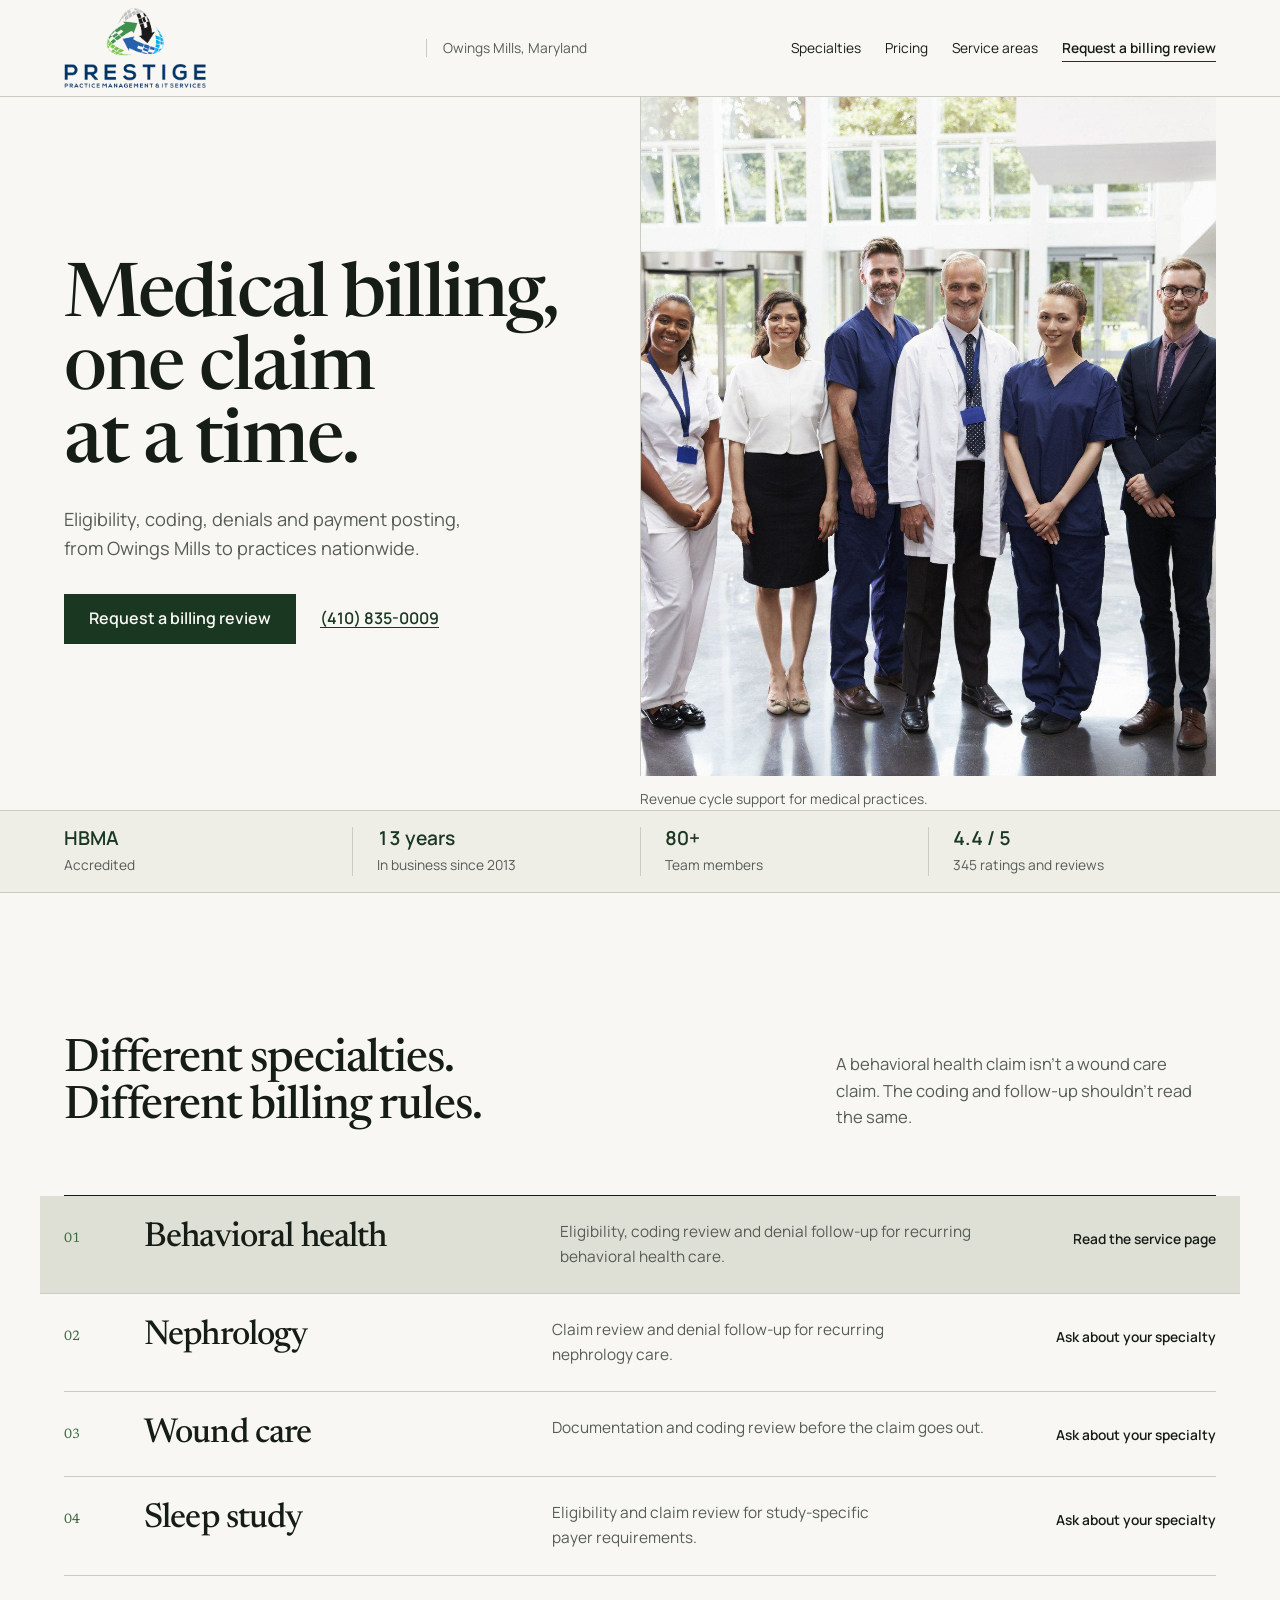
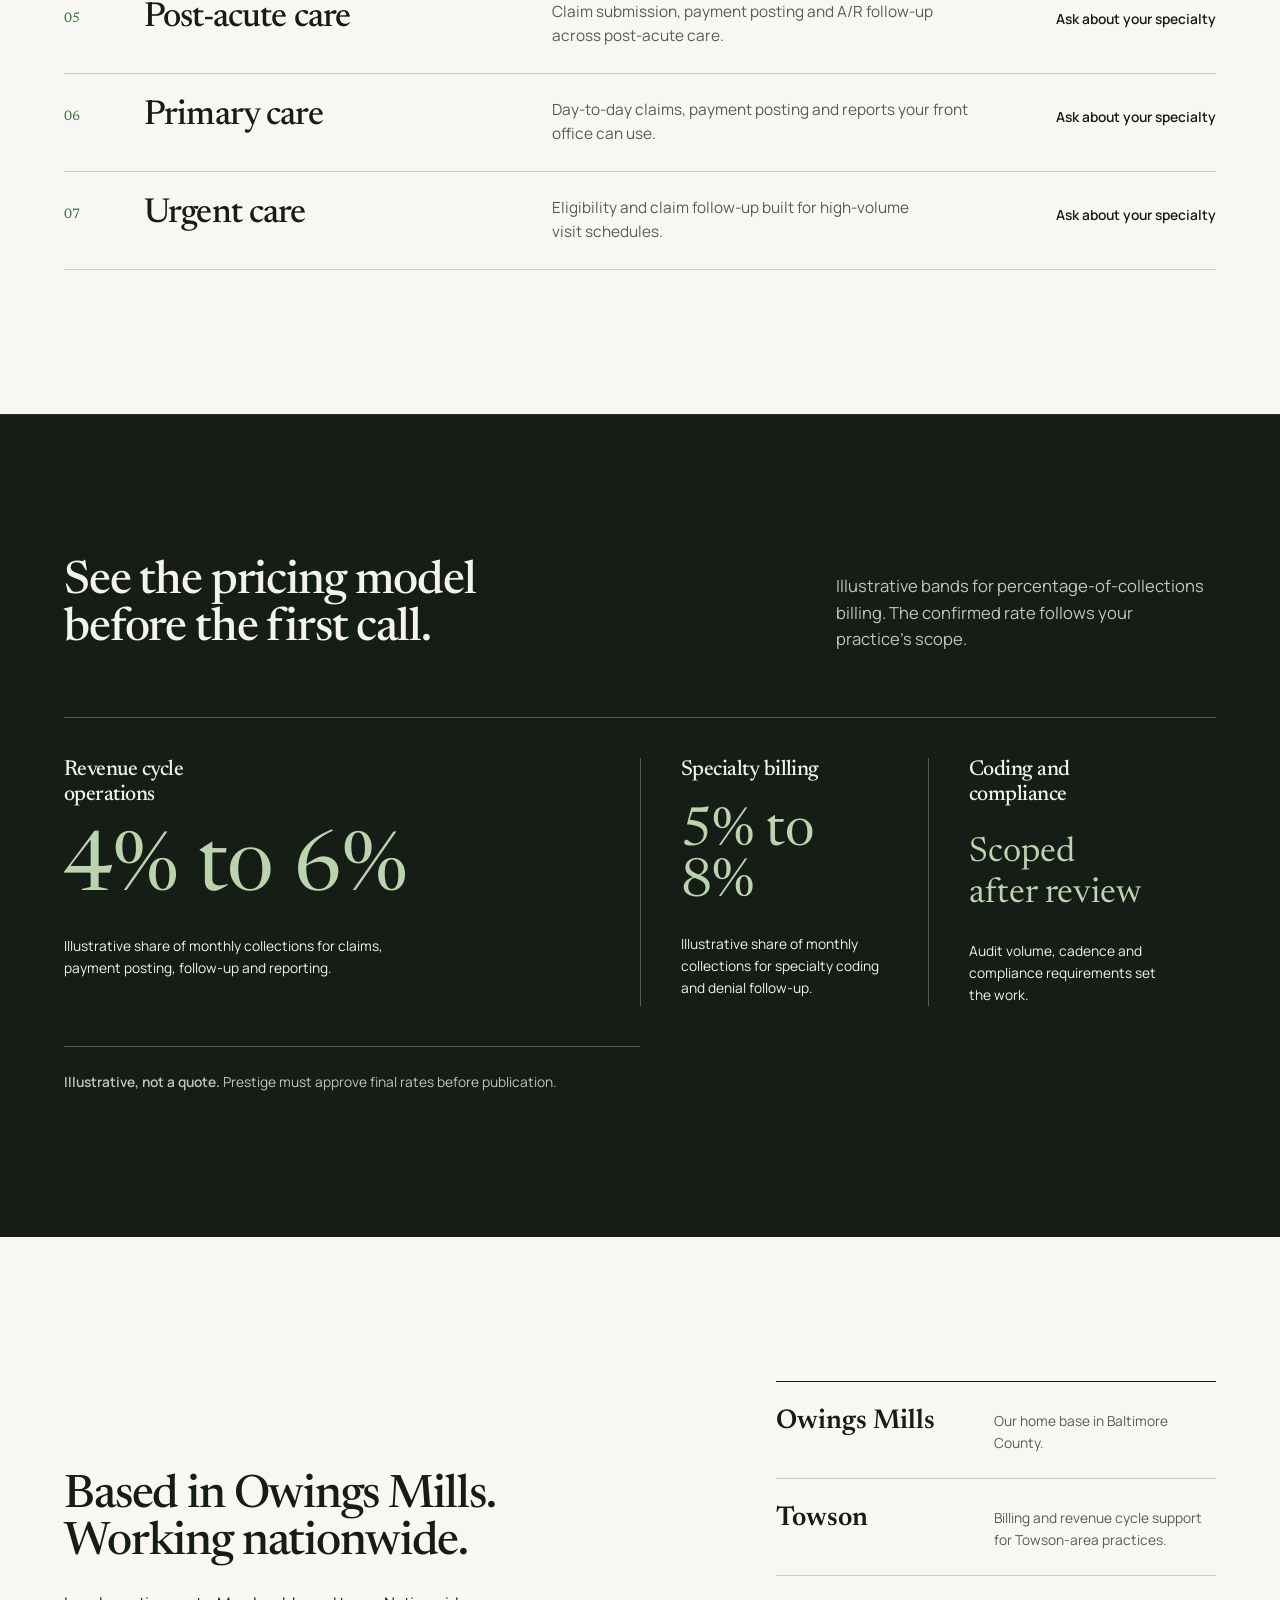
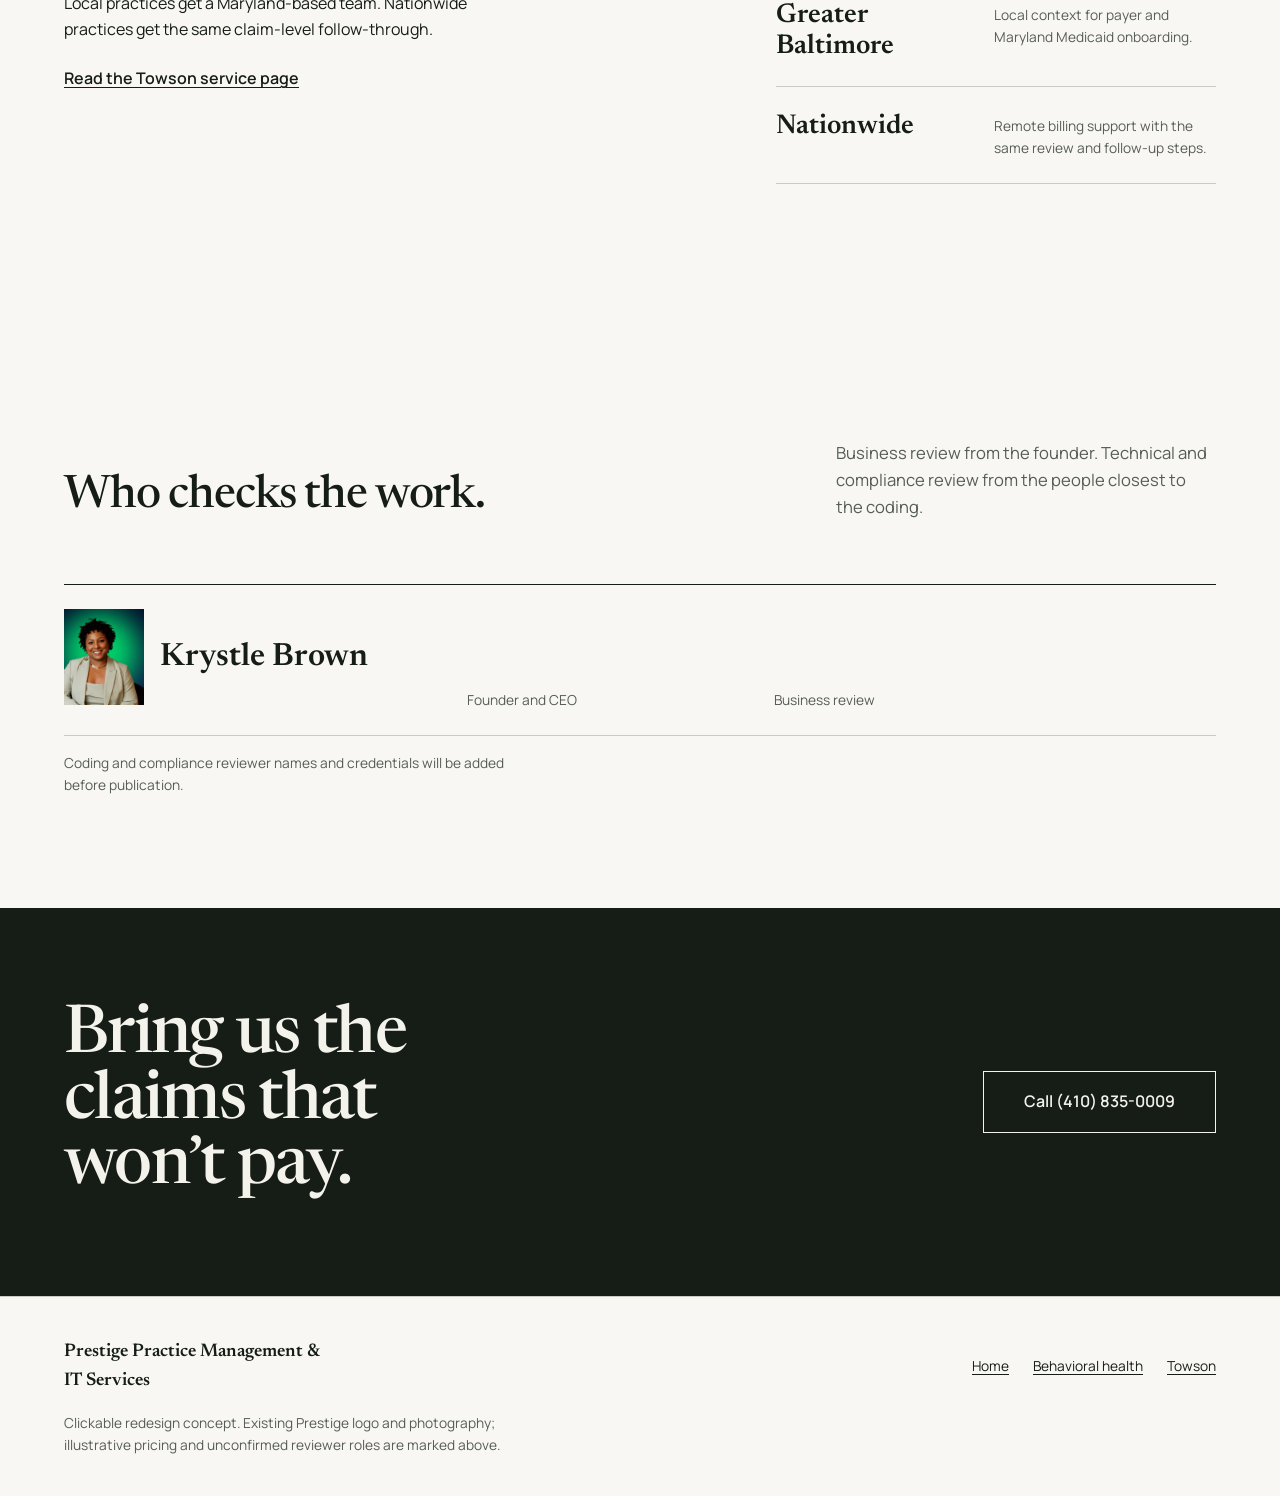
<file: index.html>
<!doctype html>
<html lang="en">
<head>
  <meta charset="utf-8">
  <meta name="viewport" content="width=device-width,initial-scale=1">
  <title>Prestige PMIT | Medical billing with a Maryland team</title>
  <meta name="description" content="A redesign concept for Prestige Practice Management & IT Services, an HBMA-accredited medical billing team in Owings Mills, Maryland.">
  <meta property="og:type" content="website">
  <meta property="og:title" content="Prestige PMIT | Medical billing with a Maryland team">
  <meta property="og:description" content="Eligibility, coding, denials and payment posting from Owings Mills to practices nationwide.">
  <meta property="og:url" content="https://majorctools.github.io/prestigepmit-redesign/">
  <meta property="og:image" content="https://majorctools.github.io/prestigepmit-redesign/assets/hero-team.jpg">
  <script type="application/ld+json">
  {
    "@context": "https://schema.org",
    "@type": "ProfessionalService",
    "name": "Prestige Practice Management & IT Services",
    "url": "https://www.prestigepmit.com/",
    "telephone": "+1-410-835-0009",
    "foundingDate": "2013",
    "slogan": "Medical billing, one claim at a time.",
    "founder": {"@type": "Person", "name": "Krystle Brown"},
    "address": {"@type": "PostalAddress", "streetAddress": "10821 Red Run Blvd", "addressLocality": "Owings Mills", "addressRegion": "MD", "addressCountry": "US"},
    "areaServed": [{"@type": "State", "name": "Maryland"}, {"@type": "City", "name": "Baltimore"}, {"@type": "Country", "name": "United States"}],
    "knowsAbout": ["Medical billing", "Revenue cycle management", "Medical coding", "Compliance auditing", "Provider enrollment", "Behavioral health billing", "Nephrology billing", "Wound care billing", "Sleep study billing", "Post-acute care billing", "Primary care billing", "Urgent care billing"],
    "numberOfEmployees": {"@type": "QuantitativeValue", "value": 80}
  }
  </script>
  <link rel="preload" href="assets/hero-team.jpg" as="image" fetchpriority="high">
  <link rel="stylesheet" href="styles-v2.css">
  <script src="site.js" defer></script>
</head>
<body>
  <a class="skip" href="#main">Skip to content</a>
  <header class="site-header">
    <div class="container nav">
      <a class="brand" href="index.html" aria-label="Prestige PMIT home"><img src="assets/prestige-logo.png" width="1566" height="910" alt="Prestige Practice Management & IT Services"></a><span class="brand-note">Owings Mills, Maryland</span>
      <button class="menu-toggle" type="button" aria-expanded="false" aria-controls="nav-links">Menu</button>
      <ul class="nav-links" id="nav-links">
        <li><a href="#specialties">Specialties</a></li>
        <li><a href="#pricing">Pricing</a></li>
        <li><a href="towson.html">Service areas</a></li>
        <li><a class="nav-cta" href="#request">Request a billing review</a></li>
      </ul>
    </div>
  </header>
  <main id="main">
    <section class="hero hero--home" data-od-id="hero">
      <div class="container hero-grid">
        <div class="hero-copy">
          <h1>Medical billing, one claim at a time.</h1>
          <p class="lead">Eligibility, coding, denials and payment posting, from Owings Mills to practices nationwide.</p>
          <div class="hero-actions">
            <a class="button" href="#request">Request a billing review</a>
            <a class="text-link" href="tel:+14108350009">(410) 835-0009</a>
          </div>
        </div>
        <figure class="hero-figure">
          <div class="hero-frame"><img src="assets/hero-team.jpg" width="1920" height="1280" alt="A medical practice team standing together in a clinic" fetchpriority="high" decoding="async"></div>
          <figcaption>Revenue cycle support for medical practices.</figcaption>
        </figure>
      </div>
    </section>

    <section class="trust" aria-label="Business credentials" data-od-id="credentials">
      <div class="container trust-grid">
        <div class="fact"><strong>HBMA</strong><span>Accredited</span></div>
        <div class="fact"><strong>13 years</strong><span>In business since 2013</span></div>
        <div class="fact"><strong>80+</strong><span>Team members</span></div>
        <div class="fact"><strong>4.4 / 5</strong><span>345 ratings and reviews</span></div>
      </div>
    </section>

    <section class="section" id="specialties" data-od-id="specialties">
      <div class="container">
        <div class="section-head">
          <h2>Different specialties. Different billing rules.</h2>
          <p>A behavioral health claim isn’t a wound care claim. The coding and follow-up shouldn’t read the same.</p>
        </div>
        <div class="specialty-grid">
          <article class="specialty"><a href="behavioral-health.html"><h3>Behavioral health</h3><p>Eligibility, coding review and denial follow-up for recurring behavioral health care.</p><span class="service-meta">Read the service page</span></a></article>
          <article class="specialty"><a href="#request"><h3>Nephrology</h3><p>Claim review and denial follow-up for recurring nephrology care.</p><span class="service-meta">Ask about your specialty</span></a></article>
          <article class="specialty"><a href="#request"><h3>Wound care</h3><p>Documentation and coding review before the claim goes out.</p><span class="service-meta">Ask about your specialty</span></a></article>
          <article class="specialty"><a href="#request"><h3>Sleep study</h3><p>Eligibility and claim review for study-specific payer requirements.</p><span class="service-meta">Ask about your specialty</span></a></article>
          <article class="specialty"><a href="#request"><h3>Post-acute care</h3><p>Claim submission, payment posting and A/R follow-up across post-acute care.</p><span class="service-meta">Ask about your specialty</span></a></article>
          <article class="specialty"><a href="#request"><h3>Primary care</h3><p>Day-to-day claims, payment posting and reports your front office can use.</p><span class="service-meta">Ask about your specialty</span></a></article>
          <article class="specialty"><a href="#request"><h3>Urgent care</h3><p>Eligibility and claim follow-up built for high-volume visit schedules.</p><span class="service-meta">Ask about your specialty</span></a></article>
        </div>
      </div>
    </section>

    <section class="section pricing" id="pricing" data-od-id="pricing">
      <div class="container">
        <div class="section-head">
          <h2>See the pricing model before the first call.</h2>
          <p>Illustrative bands for percentage-of-collections billing. The confirmed rate follows your practice’s scope.</p>
        </div>
        <div class="price-grid price-grid--lead">
          <article class="price price--lead"><h3>Revenue cycle operations</h3><div class="amount">4% to 6%</div><p>Illustrative share of monthly collections for claims, payment posting, follow-up and reporting.</p></article>
          <article class="price"><h3>Specialty billing</h3><div class="amount">5% to 8%</div><p>Illustrative share of monthly collections for specialty coding and denial follow-up.</p></article>
          <article class="price"><h3>Coding and compliance</h3><div class="amount amount--text">Scoped after review</div><p>Audit volume, cadence and compliance requirements set the work.</p></article>
        </div>
        <p class="price-note"><strong>Illustrative, not a quote.</strong> Prestige must approve final rates before publication.</p>
      </div>
    </section>

    <section class="section" data-od-id="local-presence">
      <div class="container local-grid">
        <div class="local-copy">
          <h2>Based in Owings Mills. Working nationwide.</h2>
          <p>Local practices get a Maryland-based team. Nationwide practices get the same claim-level follow-through.</p>
          <a class="text-link" href="towson.html">Read the Towson service page</a>
        </div>
        <ul class="town-list">
          <li><strong>Owings Mills</strong><span>Our home base in Baltimore County.</span></li>
          <li><strong>Towson</strong><span>Billing and revenue cycle support for Towson-area practices.</span></li>
          <li><strong>Greater Baltimore</strong><span>Local context for payer and Maryland Medicaid onboarding.</span></li>
          <li><strong>Nationwide</strong><span>Remote billing support with the same review and follow-up steps.</span></li>
        </ul>
      </div>
    </section>

    <section class="section section--tight" data-od-id="reviewers">
      <div class="container">
        <div class="section-head"><h2>Who checks the work.</h2><p>Business review from the founder. Technical and compliance review from the people closest to the coding.</p></div>
        <div class="authors">
          <div class="author"><div class="author-identity"><img class="author-photo" src="assets/krystle-brown-portrait.png" width="400" height="600" alt="Krystle Brown, founder and CEO" loading="lazy"><strong>Krystle Brown</strong></div><span>Founder and CEO</span><span>Business review</span></div>
        </div>
        <p class="author-note">Coding and compliance reviewer names and credentials will be added before publication.</p>
      </div>
    </section>

    <section class="close" id="request" data-od-id="request">
      <div class="container close-grid"><h2>Bring us the claims that won’t pay.</h2><div class="close-actions"><a class="button" href="tel:+14108350009">Call (410) 835-0009</a></div></div>
    </section>
  </main>
  <footer class="site-footer">
    <div class="container">
      <div class="footer-grid"><strong>Prestige Practice Management & IT Services</strong><nav class="footer-links" aria-label="Footer"><a href="index.html">Home</a><a href="behavioral-health.html">Behavioral health</a><a href="towson.html">Towson</a></nav></div>
      <p class="prototype-note">Clickable redesign concept. Existing Prestige logo and photography; illustrative pricing and unconfirmed reviewer roles are marked above.</p>
    </div>
  </footer>
</body>
</html>
</file>
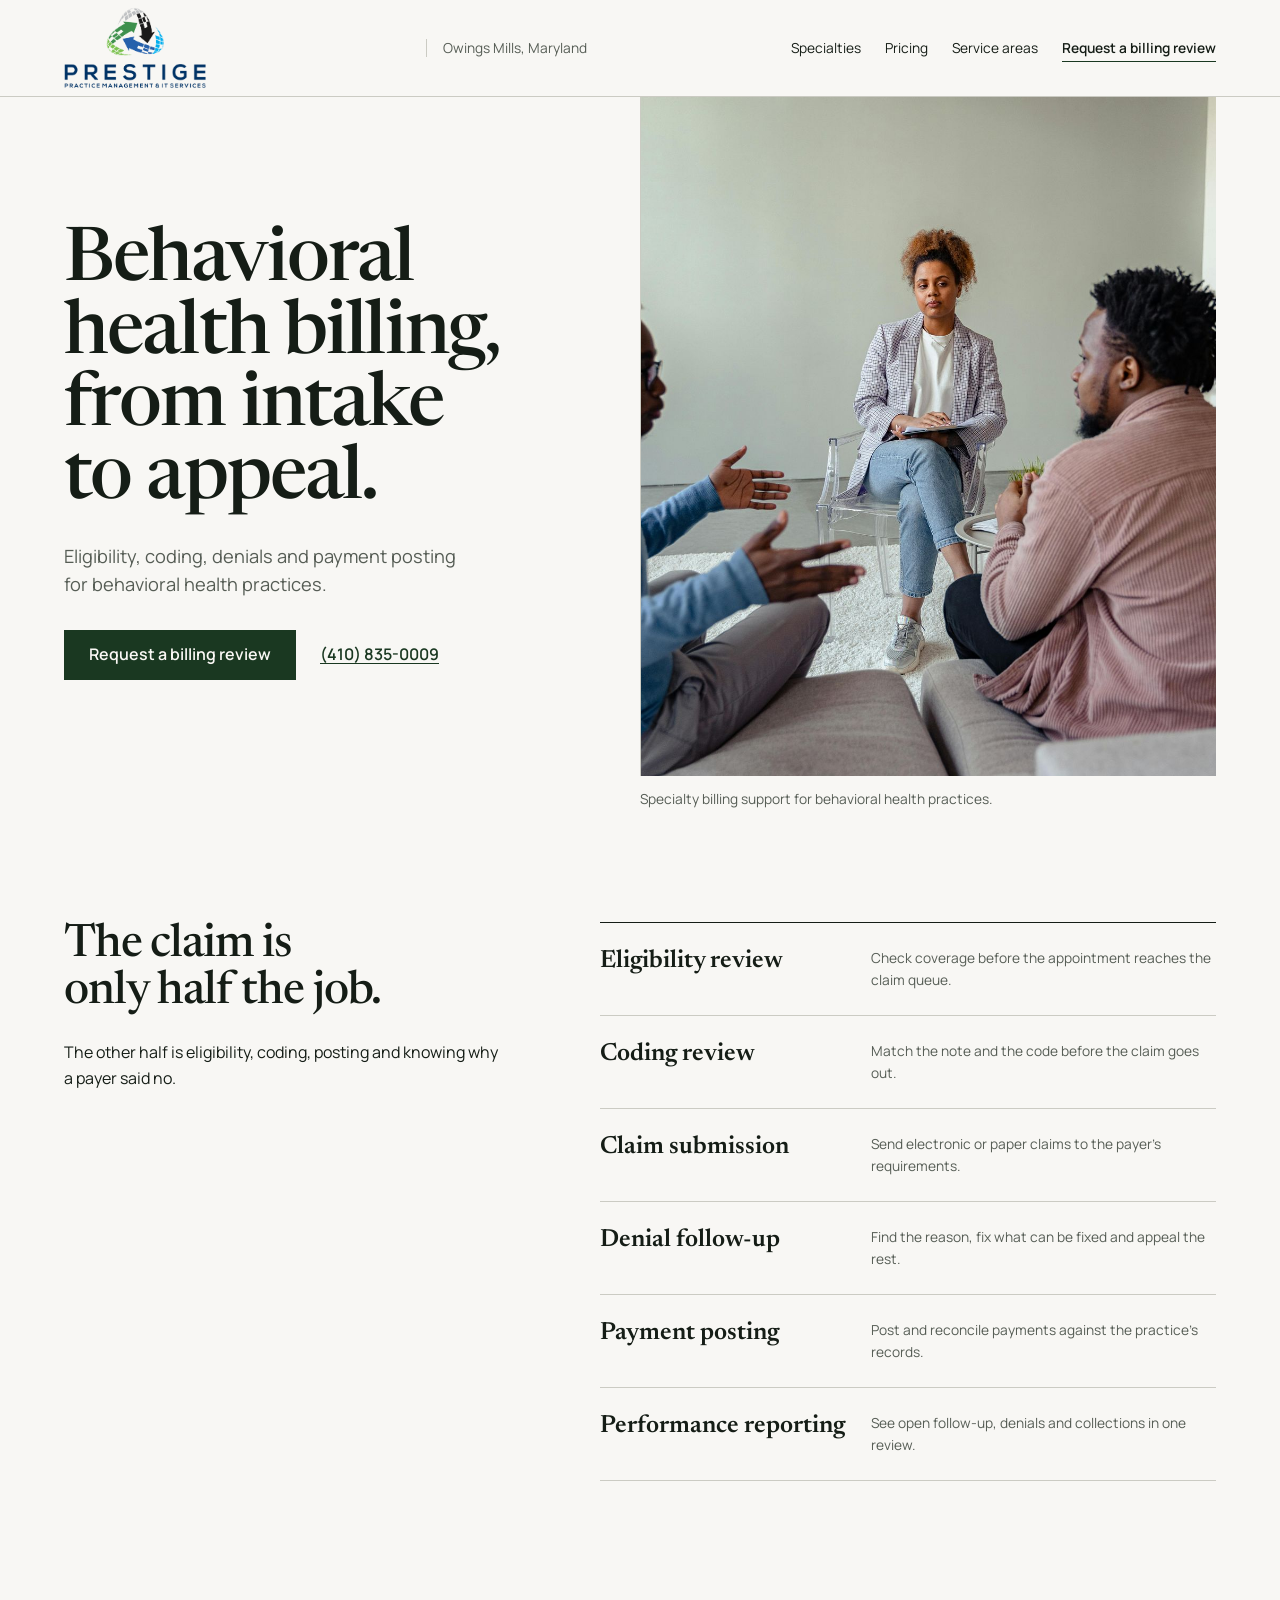
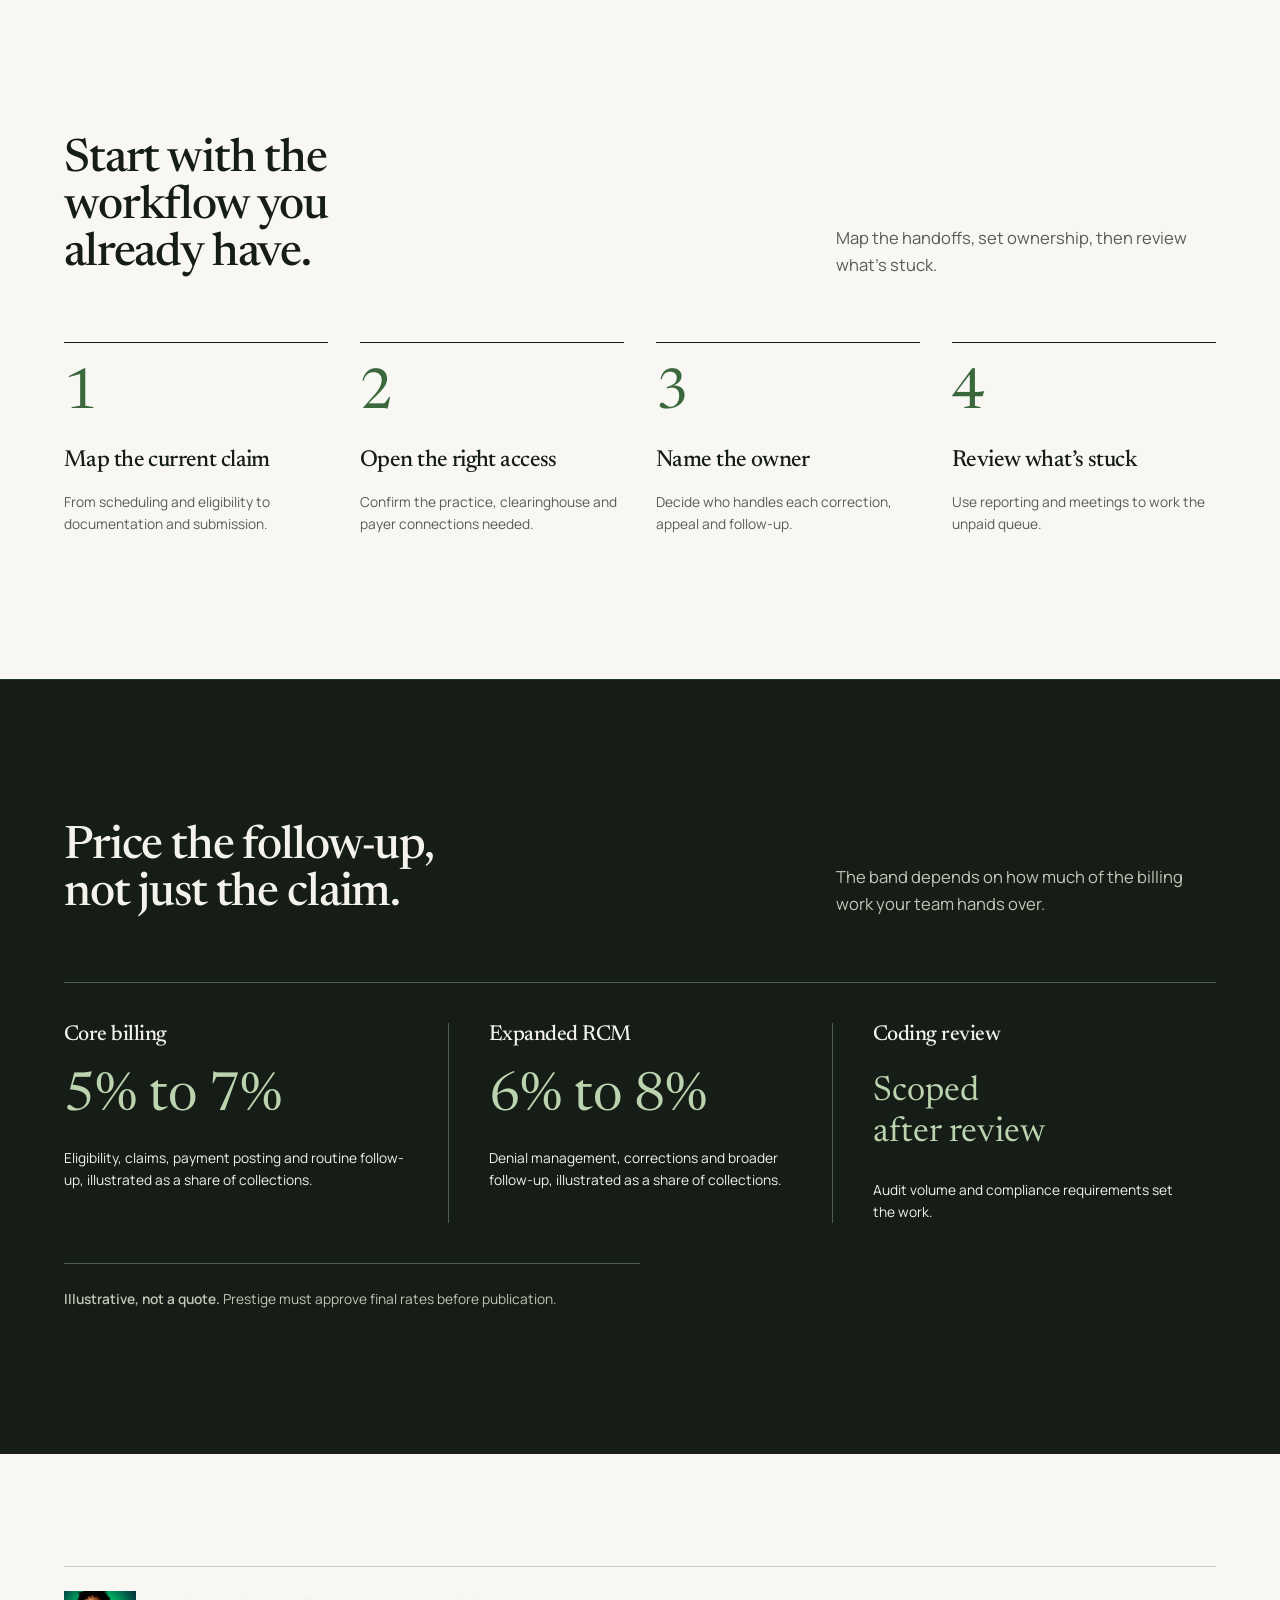
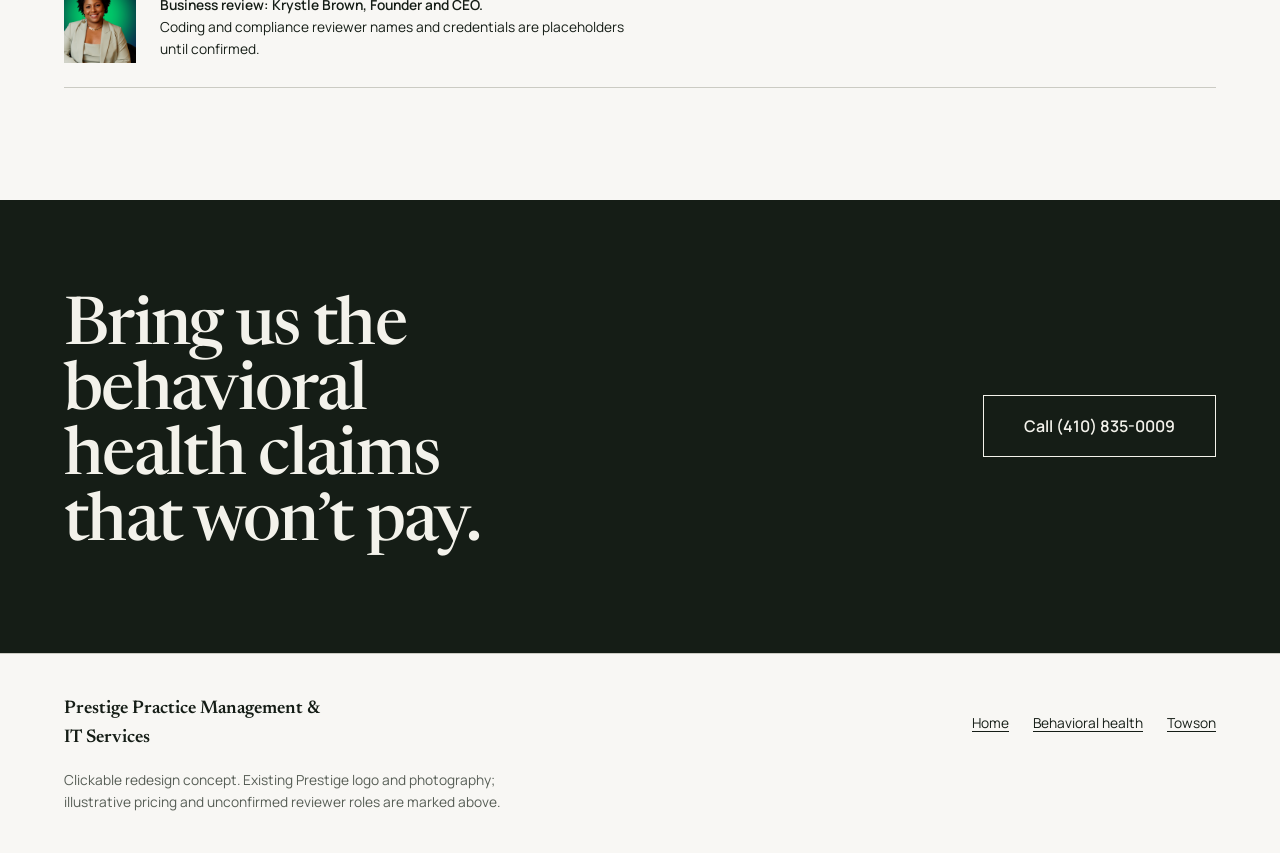
<file: behavioral-health.html>
<!doctype html>
<html lang="en">
<head>
  <meta charset="utf-8">
  <meta name="viewport" content="width=device-width,initial-scale=1">
  <title>Behavioral Health Billing | Prestige PMIT</title>
  <meta name="description" content="Behavioral health billing support from Prestige PMIT, covering eligibility, claims, denials, payment posting and reporting.">
  <meta property="og:type" content="website">
  <meta property="og:title" content="Behavioral Health Billing | Prestige PMIT">
  <meta property="og:description" content="Eligibility, coding, denials and payment posting for behavioral health practices.">
  <meta property="og:url" content="https://majorctools.github.io/prestigepmit-redesign/behavioral-health.html">
  <meta property="og:image" content="https://majorctools.github.io/prestigepmit-redesign/assets/behavioral-health.jpg">
  <script type="application/ld+json">
  {
    "@context": "https://schema.org",
    "@type": "Service",
    "name": "Behavioral Health Billing",
    "serviceType": "Medical billing and revenue cycle management",
    "url": "https://majorctools.github.io/prestigepmit-redesign/behavioral-health.html",
    "provider": {"@type": "Organization", "name": "Prestige Practice Management & IT Services", "url": "https://www.prestigepmit.com/", "telephone": "+1-410-835-0009"},
    "areaServed": [{"@type": "State", "name": "Maryland"}, {"@type": "Country", "name": "United States"}]
  }
  </script>
  <link rel="preload" href="assets/behavioral-health.jpg" as="image" fetchpriority="high">
  <link rel="stylesheet" href="styles-v2.css">
  <script src="site.js" defer></script>
</head>
<body>
  <a class="skip" href="#main">Skip to content</a>
  <header class="site-header">
    <div class="container nav">
      <a class="brand" href="index.html" aria-label="Prestige PMIT home"><img src="assets/prestige-logo.png" width="1566" height="910" alt="Prestige Practice Management & IT Services"></a><span class="brand-note">Owings Mills, Maryland</span>
      <button class="menu-toggle" type="button" aria-expanded="false" aria-controls="nav-links">Menu</button>
      <ul class="nav-links" id="nav-links">
        <li><a href="index.html#specialties">Specialties</a></li><li><a href="#pricing">Pricing</a></li><li><a href="towson.html">Service areas</a></li><li><a class="nav-cta" href="#request">Request a billing review</a></li>
      </ul>
    </div>
  </header>
  <main id="main">
    <section class="hero" data-od-id="hero">
      <div class="container hero-grid">
        <div class="hero-copy">
          <h1>Behavioral health billing, from intake to appeal.</h1>
          <p class="lead">Eligibility, coding, denials and payment posting for behavioral health practices.</p>
          <div class="hero-actions"><a class="button" href="#request">Request a billing review</a><a class="text-link" href="tel:+14108350009">(410) 835-0009</a></div>
        </div>
        <figure class="hero-figure"><div class="hero-frame"><img src="assets/behavioral-health.jpg" width="1920" height="1280" alt="A behavioral health consultation" style="object-position:center" fetchpriority="high" decoding="async"></div><figcaption>Specialty billing support for behavioral health practices.</figcaption></figure>
      </div>
    </section>

    <section class="section section--tight" data-od-id="scope">
      <div class="container split">
        <div class="split-copy"><h2>The claim is only half the job.</h2><p>The other half is eligibility, coding, posting and knowing why a payer said no.</p></div>
        <ul class="check-list">
          <li><strong>Eligibility review</strong><span>Check coverage before the appointment reaches the claim queue.</span></li>
          <li><strong>Coding review</strong><span>Match the note and the code before the claim goes out.</span></li>
          <li><strong>Claim submission</strong><span>Send electronic or paper claims to the payer’s requirements.</span></li>
          <li><strong>Denial follow-up</strong><span>Find the reason, fix what can be fixed and appeal the rest.</span></li>
          <li><strong>Payment posting</strong><span>Post and reconcile payments against the practice’s records.</span></li>
          <li><strong>Performance reporting</strong><span>See open follow-up, denials and collections in one review.</span></li>
        </ul>
      </div>
    </section>

    <section class="section" data-od-id="process">
      <div class="container">
        <div class="section-head"><h2>Start with the workflow you already have.</h2><p>Map the handoffs, set ownership, then review what’s stuck.</p></div>
        <ol class="steps">
          <li><h3>Map the current claim</h3><p>From scheduling and eligibility to documentation and submission.</p></li>
          <li><h3>Open the right access</h3><p>Confirm the practice, clearinghouse and payer connections needed.</p></li>
          <li><h3>Name the owner</h3><p>Decide who handles each correction, appeal and follow-up.</p></li>
          <li><h3>Review what’s stuck</h3><p>Use reporting and meetings to work the unpaid queue.</p></li>
        </ol>
      </div>
    </section>

    <section class="section pricing" id="pricing" data-od-id="pricing">
      <div class="container">
        <div class="section-head"><h2>Price the follow-up, not just the claim.</h2><p>The band depends on how much of the billing work your team hands over.</p></div>
        <div class="price-grid">
          <article class="price"><h3>Core billing</h3><div class="amount">5% to 7%</div><p>Eligibility, claims, payment posting and routine follow-up, illustrated as a share of collections.</p></article>
          <article class="price"><h3>Expanded RCM</h3><div class="amount">6% to 8%</div><p>Denial management, corrections and broader follow-up, illustrated as a share of collections.</p></article>
          <article class="price"><h3>Coding review</h3><div class="amount amount--text">Scoped after review</div><p>Audit volume and compliance requirements set the work.</p></article>
        </div>
        <p class="price-note"><strong>Illustrative, not a quote.</strong> Prestige must approve final rates before publication.</p>
      </div>
    </section>

    <section class="section section--tight" data-od-id="reviewer">
      <div class="container">
        <div class="byline"><img src="assets/krystle-brown-portrait.png" width="400" height="600" alt="Krystle Brown" loading="lazy"><p><strong>Business review: Krystle Brown, Founder and CEO.</strong><br>Coding and compliance reviewer names and credentials are placeholders until confirmed.</p></div>
      </div>
    </section>

    <section class="close" id="request" data-od-id="request"><div class="container close-grid"><h2>Bring us the behavioral health claims that won’t pay.</h2><div class="close-actions"><a class="button" href="tel:+14108350009">Call (410) 835-0009</a></div></div></section>
  </main>
  <footer class="site-footer"><div class="container"><div class="footer-grid"><strong>Prestige Practice Management & IT Services</strong><nav class="footer-links" aria-label="Footer"><a href="index.html">Home</a><a href="behavioral-health.html">Behavioral health</a><a href="towson.html">Towson</a></nav></div><p class="prototype-note">Clickable redesign concept. Existing Prestige logo and photography; illustrative pricing and unconfirmed reviewer roles are marked above.</p></div></footer>
</body>
</html>
</file>
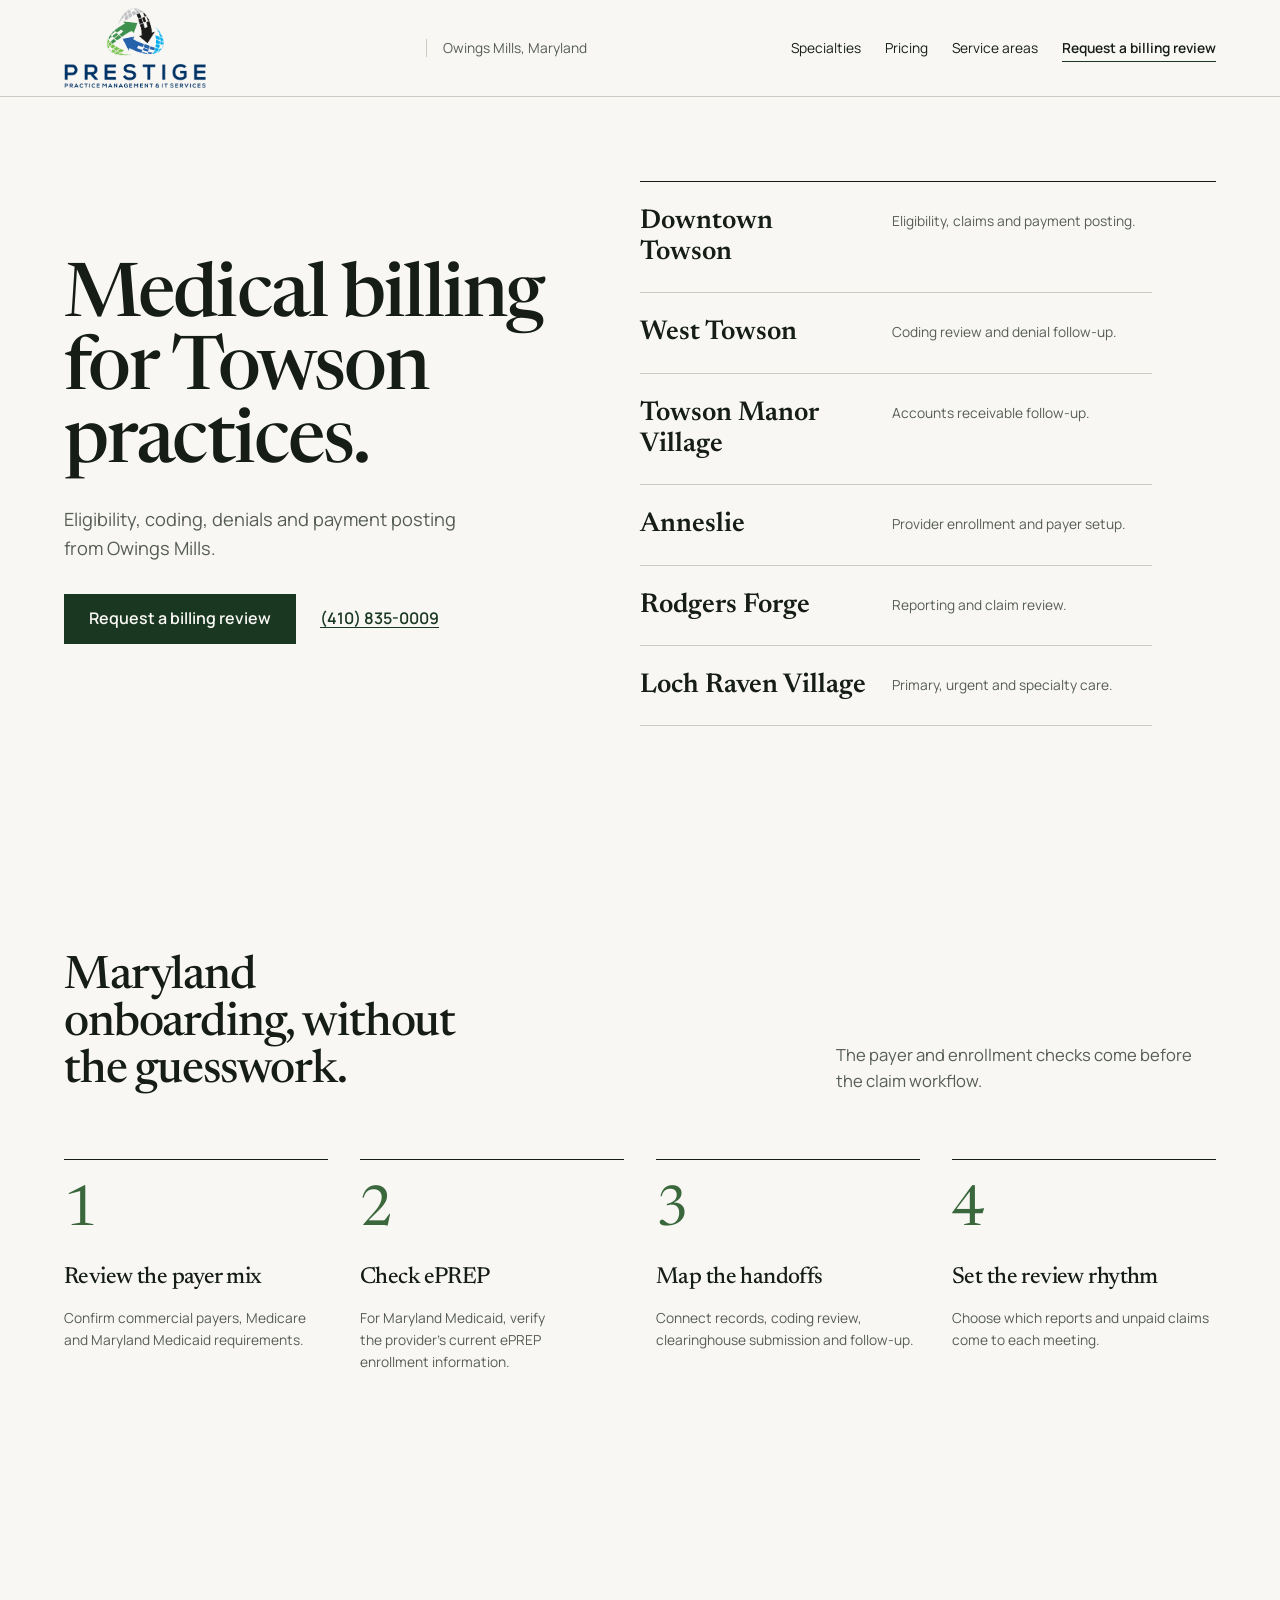
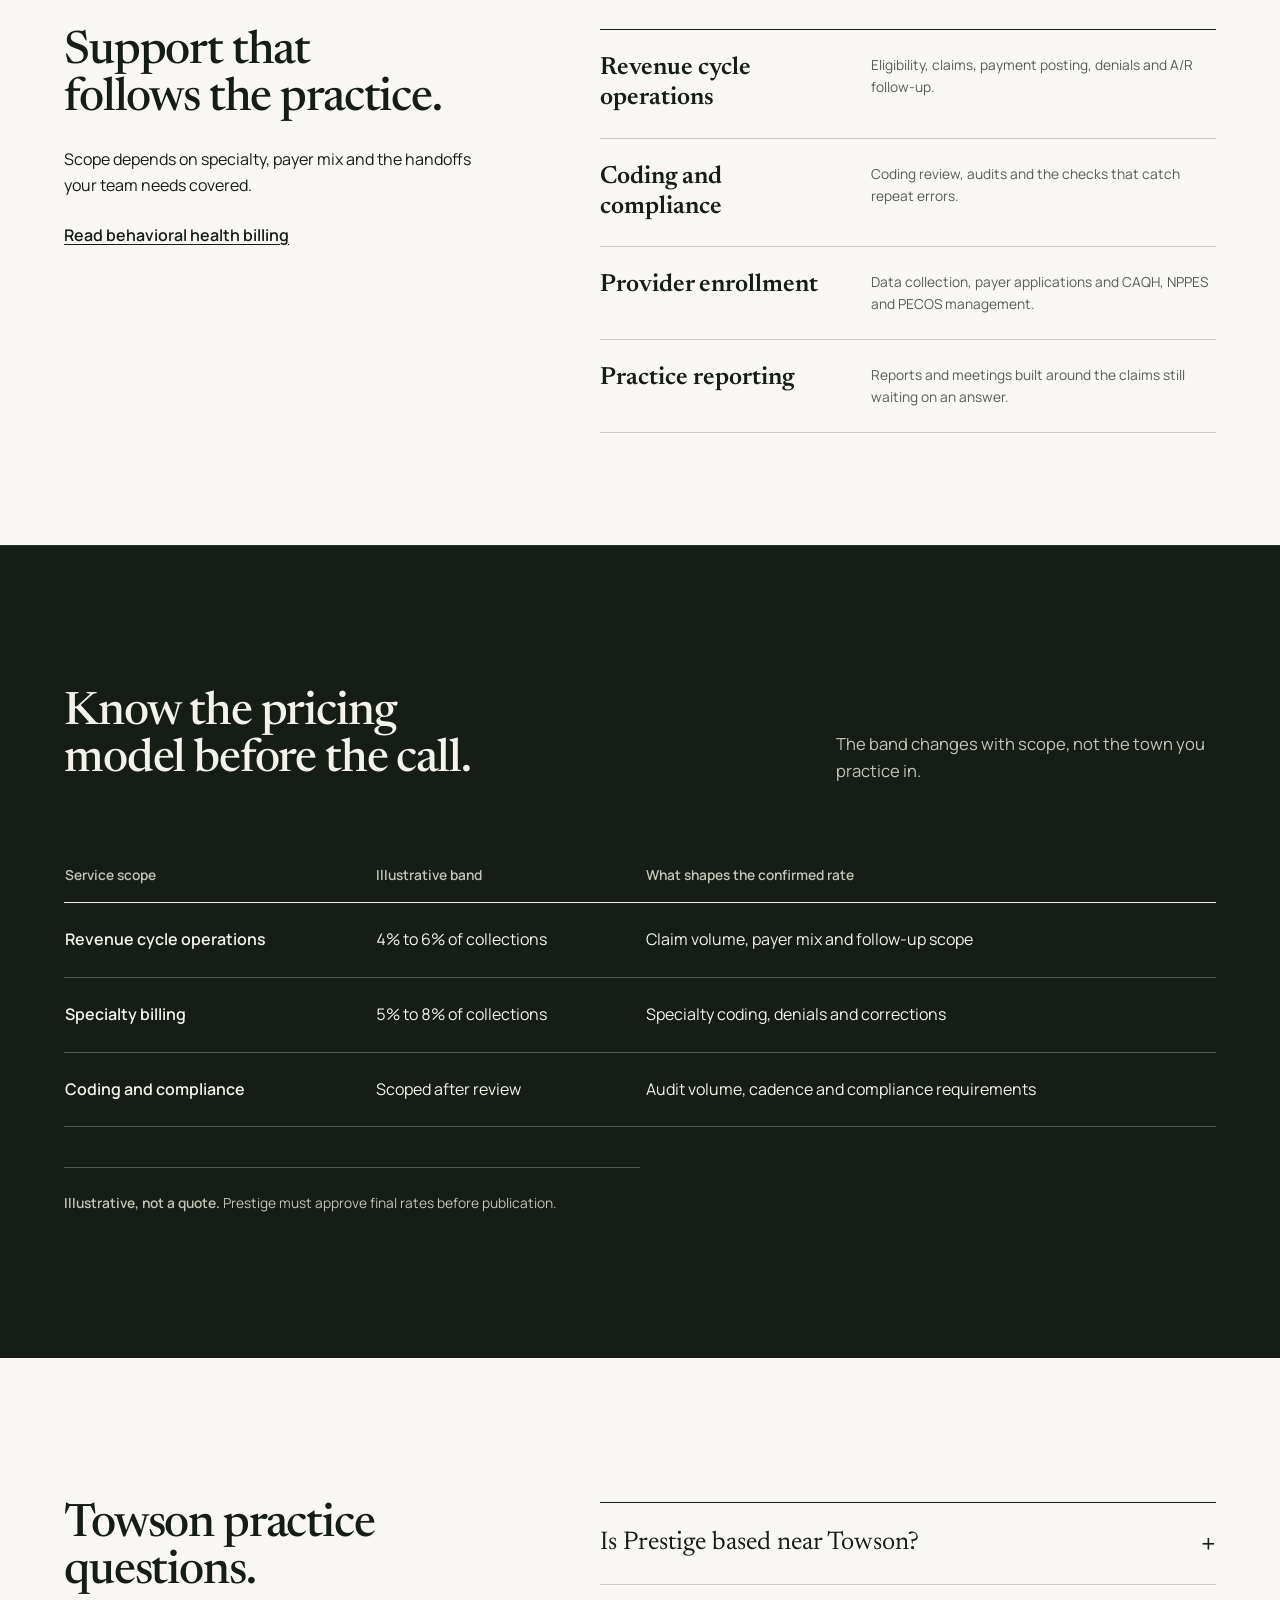
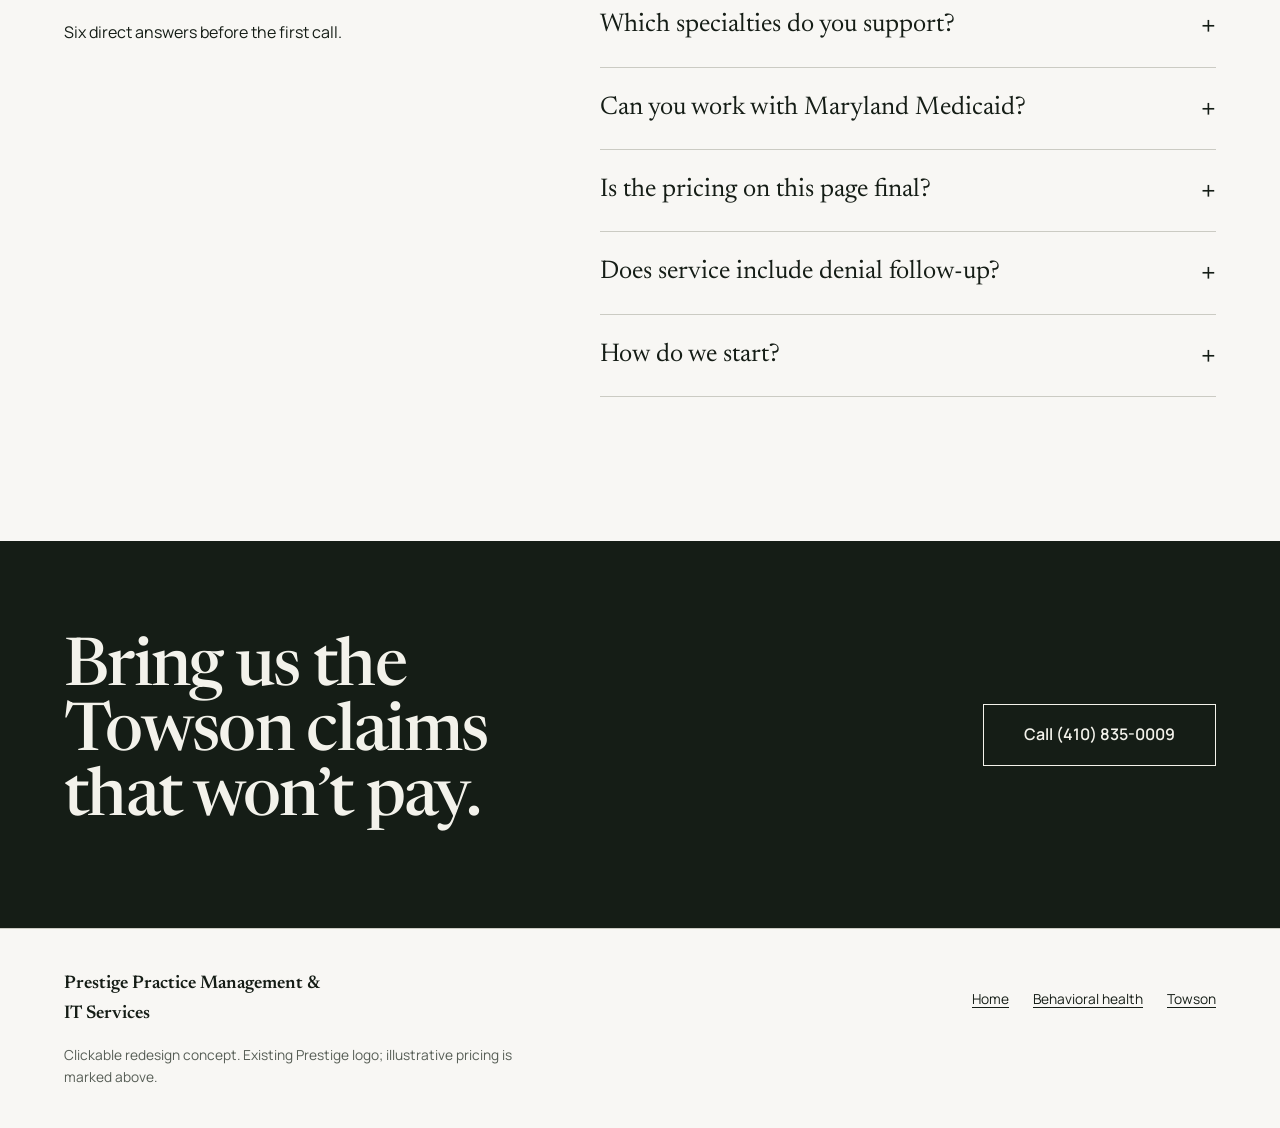
<file: towson.html>
<!doctype html>
<html lang="en">
<head>
  <meta charset="utf-8">
  <meta name="viewport" content="width=device-width,initial-scale=1">
  <title>Medical Billing for Towson Practices | Prestige PMIT</title>
  <meta name="description" content="Medical billing and revenue cycle support for Towson practices from Owings Mills-based Prestige PMIT.">
  <meta property="og:type" content="website">
  <meta property="og:title" content="Medical Billing for Towson Practices | Prestige PMIT">
  <meta property="og:description" content="Maryland-specific onboarding, local service coverage and revenue cycle support for Towson practices.">
  <meta property="og:url" content="https://majorctools.github.io/prestigepmit-redesign/towson.html">
  <meta property="og:image" content="https://majorctools.github.io/prestigepmit-redesign/assets/prestige-logo.png">
  <script type="application/ld+json">
  {
    "@context": "https://schema.org",
    "@graph": [
      {
        "@type": "Service",
        "name": "Medical Billing for Towson Practices",
        "serviceType": "Medical billing and revenue cycle management",
        "url": "https://majorctools.github.io/prestigepmit-redesign/towson.html",
        "provider": {"@type": "Organization", "name": "Prestige Practice Management & IT Services", "url": "https://www.prestigepmit.com/", "telephone": "+1-410-835-0009"},
        "areaServed": [{"@type": "City", "name": "Towson"}, {"@type": "State", "name": "Maryland"}]
      },
      {
        "@type": "FAQPage",
        "mainEntity": [
          {"@type": "Question", "name": "Is Prestige based near Towson?", "acceptedAnswer": {"@type": "Answer", "text": "Yes. Prestige PMIT is based in Owings Mills and serves Greater Baltimore."}},
          {"@type": "Question", "name": "Which specialties do you support?", "acceptedAnswer": {"@type": "Answer", "text": "Behavioral health, nephrology, wound care, sleep study, post-acute, primary and urgent care."}},
          {"@type": "Question", "name": "Can you work with Maryland Medicaid?", "acceptedAnswer": {"@type": "Answer", "text": "Onboarding reviews Maryland Medicaid requirements and current ePREP enrollment information."}},
          {"@type": "Question", "name": "Is the pricing on this page final?", "acceptedAnswer": {"@type": "Answer", "text": "No. Bands are illustrative until Prestige confirms rates and reviews your scope."}},
          {"@type": "Question", "name": "Does service include denial follow-up?", "acceptedAnswer": {"@type": "Answer", "text": "Denial management, appeals and corrections are available. Your agreement defines the scope."}},
          {"@type": "Question", "name": "How do we start?", "acceptedAnswer": {"@type": "Answer", "text": "Call (410) 835-0009 to discuss your specialty, workflow and payer mix."}}
        ]
      }
    ]
  }
  </script>
  <link rel="stylesheet" href="styles-v2.css">
  <script src="site.js" defer></script>
</head>
<body>
  <a class="skip" href="#main">Skip to content</a>
  <header class="site-header"><div class="container nav"><a class="brand" href="index.html" aria-label="Prestige PMIT home"><img src="assets/prestige-logo.png" width="1566" height="910" alt="Prestige Practice Management & IT Services"></a><span class="brand-note">Owings Mills, Maryland</span><button class="menu-toggle" type="button" aria-expanded="false" aria-controls="nav-links">Menu</button><ul class="nav-links" id="nav-links"><li><a href="index.html#specialties">Specialties</a></li><li><a href="#pricing">Pricing</a></li><li><a href="towson.html">Service areas</a></li><li><a class="nav-cta" href="#request">Request a billing review</a></li></ul></div></header>
  <main id="main">
    <section class="hero" data-od-id="hero">
      <div class="container hero-grid">
        <div class="hero-copy"><h1>Medical billing for Towson practices.</h1><p class="lead">Eligibility, coding, denials and payment posting from Owings Mills.</p><div class="hero-actions"><a class="button" href="#request">Request a billing review</a><a class="text-link" href="tel:+14108350009">(410) 835-0009</a></div></div>
        <ul class="town-list" aria-label="Towson-area communities">
          <li><strong>Downtown Towson</strong><span>Eligibility, claims and payment posting.</span></li>
          <li><strong>West Towson</strong><span>Coding review and denial follow-up.</span></li>
          <li><strong>Towson Manor Village</strong><span>Accounts receivable follow-up.</span></li>
          <li><strong>Anneslie</strong><span>Provider enrollment and payer setup.</span></li>
          <li><strong>Rodgers Forge</strong><span>Reporting and claim review.</span></li>
          <li><strong>Loch Raven Village</strong><span>Primary, urgent and specialty care.</span></li>
        </ul>
      </div>
    </section>

    <section class="section" data-od-id="maryland-onboarding">
      <div class="container">
        <div class="section-head"><h2>Maryland onboarding, without the guesswork.</h2><p>The payer and enrollment checks come before the claim workflow.</p></div>
        <ol class="steps">
          <li><h3>Review the payer mix</h3><p>Confirm commercial payers, Medicare and Maryland Medicaid requirements.</p></li>
          <li><h3>Check ePREP</h3><p>For Maryland Medicaid, verify the provider’s current ePREP enrollment information.</p></li>
          <li><h3>Map the handoffs</h3><p>Connect records, coding review, clearinghouse submission and follow-up.</p></li>
          <li><h3>Set the review rhythm</h3><p>Choose which reports and unpaid claims come to each meeting.</p></li>
        </ol>
      </div>
    </section>

    <section class="section section--tight" data-od-id="specialty-support">
      <div class="container split">
        <div class="split-copy"><h2>Support that follows the practice.</h2><p>Scope depends on specialty, payer mix and the handoffs your team needs covered.</p><a class="text-link" href="behavioral-health.html">Read behavioral health billing</a></div>
        <ul class="check-list">
          <li><strong>Revenue cycle operations</strong><span>Eligibility, claims, payment posting, denials and A/R follow-up.</span></li>
          <li><strong>Coding and compliance</strong><span>Coding review, audits and the checks that catch repeat errors.</span></li>
          <li><strong>Provider enrollment</strong><span>Data collection, payer applications and CAQH, NPPES and PECOS management.</span></li>
          <li><strong>Practice reporting</strong><span>Reports and meetings built around the claims still waiting on an answer.</span></li>
        </ul>
      </div>
    </section>

    <section class="section pricing" id="pricing" data-od-id="pricing">
      <div class="container">
        <div class="section-head"><h2>Know the pricing model before the call.</h2><p>The band changes with scope, not the town you practice in.</p></div>
        <div class="table-wrap"><table><thead><tr><th scope="col">Service scope</th><th scope="col">Illustrative band</th><th scope="col">What shapes the confirmed rate</th></tr></thead><tbody>
          <tr><td data-label="Service scope">Revenue cycle operations</td><td data-label="Illustrative band">4% to 6% of collections</td><td data-label="What shapes the confirmed rate">Claim volume, payer mix and follow-up scope</td></tr>
          <tr><td data-label="Service scope">Specialty billing</td><td data-label="Illustrative band">5% to 8% of collections</td><td data-label="What shapes the confirmed rate">Specialty coding, denials and corrections</td></tr>
          <tr><td data-label="Service scope">Coding and compliance</td><td data-label="Illustrative band">Scoped after review</td><td data-label="What shapes the confirmed rate">Audit volume, cadence and compliance requirements</td></tr>
        </tbody></table></div>
        <p class="price-note"><strong>Illustrative, not a quote.</strong> Prestige must approve final rates before publication.</p>
      </div>
    </section>

    <section class="section" data-od-id="faq">
      <div class="container split">
        <div class="split-copy"><h2>Towson practice questions.</h2><p>Six direct answers before the first call.</p></div>
        <div class="faq">
          <details><summary>Is Prestige based near Towson?</summary><p>Yes. Prestige PMIT is based in Owings Mills and serves Greater Baltimore.</p></details>
          <details><summary>Which specialties do you support?</summary><p>Behavioral health, nephrology, wound care, sleep study, post-acute, primary and urgent care.</p></details>
          <details><summary>Can you work with Maryland Medicaid?</summary><p>Onboarding reviews Maryland Medicaid requirements and current ePREP enrollment information.</p></details>
          <details><summary>Is the pricing on this page final?</summary><p>No. Bands are illustrative until Prestige confirms rates and reviews your scope.</p></details>
          <details><summary>Does service include denial follow-up?</summary><p>Denial management, appeals and corrections are available. Your agreement defines the scope.</p></details>
          <details><summary>How do we start?</summary><p>Call (410) 835-0009 to discuss your specialty, workflow and payer mix.</p></details>
        </div>
      </div>
    </section>

    <section class="close" id="request" data-od-id="request"><div class="container close-grid"><h2>Bring us the Towson claims that won’t pay.</h2><div class="close-actions"><a class="button" href="tel:+14108350009">Call (410) 835-0009</a></div></div></section>
  </main>
  <footer class="site-footer"><div class="container"><div class="footer-grid"><strong>Prestige Practice Management & IT Services</strong><nav class="footer-links" aria-label="Footer"><a href="index.html">Home</a><a href="behavioral-health.html">Behavioral health</a><a href="towson.html">Towson</a></nav></div><p class="prototype-note">Clickable redesign concept. Existing Prestige logo; illustrative pricing is marked above.</p></div></footer>
</body>
</html>
</file>
<file: styles-v2.css>
/* Hallmark · theme: custom · idea: "The billing office behind the practice, set like a working ledger" · vibe: "editorial, exact, grounded, confident" · genre: editorial · job: hire · hero: light editorial split with a medical-team image · nav: quiet edge-aligned masthead · footer: contact ledger · posture: restrained · axes: light/roman-serif/cool-green · imagery: existing Prestige brand assets
 * pre-emit critique: P5 H5 E4 S5 R4 V4 · weakest: E, the prior equal-card rhythm; resolved with a service ledger and a dominant first pricing band
 * open-design: editorial-monocle direction · artifact lint 0 P0 / 0 P1 / 0 P2
 * hero-review: fix · 12 of 13 combined review findings resolved · remaining: owner-supplied hero image
 * finish-review: fix · copy, pricing, phone URIs, reviewer strip and fold corrected
 */
@font-face{font-family:Newsreader;src:url("assets/newsreader.woff2") format("woff2");font-style:normal;font-weight:400 600;font-display:swap}
@font-face{font-family:Manrope;src:url("assets/manrope.woff2") format("woff2");font-style:normal;font-weight:400 600;font-display:swap}
:root{
  --color-paper:oklch(97.6% .004 90);--color-paper-2:oklch(94.5% .009 100);--color-paper-3:oklch(90% .014 110);
  --color-ink:oklch(22% .018 150);--color-muted:oklch(47% .016 140);--color-rule:oklch(84% .012 110);
  --color-brand:oklch(47% .085 145);--color-brand-deep:oklch(31% .055 150);--color-brand-bright:oklch(84% .055 135);
  --color-brand-mid:oklch(58% .07 145);--color-accent-ink:oklch(98% .005 90);--color-focus:oklch(52% .14 145);
  --color-on-dark:oklch(96% .01 100);--color-on-dark-muted:oklch(82% .02 110);--color-rule-on-dark:oklch(46% .025 150);
  --font-display:Newsreader,"Iowan Old Style",Georgia,serif;--font-body:Manrope,system-ui,sans-serif;
  --text-display:clamp(3.7rem,5.8vw,6.2rem);--text-display-s:clamp(3.2rem,4.8vw,4.6rem);--text-section:clamp(2.5rem,3.6vw,3.5rem);--text-title:1.45rem;--text-lead:1.14rem;--text-md:1rem;--text-sm:.86rem;
  --space-3xs:2px;--space-2xs:4px;--space-xs:8px;--space-sm:12px;--space-md:16px;--space-lg:24px;--space-xl:40px;--space-2xl:64px;--space-3xl:96px;--space-4xl:144px;
  --section-gap-s:112px;--section-gap:144px;--container:1360px;--gutter:64px;--gap-columns:32px;
  --dur-micro:120ms;--dur-short:220ms;--ease-out:cubic-bezier(.16,1,.3,1);--z-nav:300;
}
*{box-sizing:border-box}
html,body{overflow-x:clip}
html{scroll-behavior:smooth;scroll-padding-top:var(--space-3xl);scrollbar-color:var(--color-brand) var(--color-paper-2)}
body{margin:0;background:var(--color-paper);color:var(--color-ink);font-family:var(--font-body);font-size:var(--text-md);line-height:1.6;font-synthesis:none;caret-color:var(--color-brand)}
::selection{background:var(--color-brand-bright);color:var(--color-ink)}
img{display:block;max-width:100%}
a{color:inherit;text-decoration-thickness:1px;text-underline-offset:.2em}
button,a{touch-action:manipulation}
a:focus-visible,button:focus-visible,summary:focus-visible{outline:3px solid var(--color-focus);outline-offset:4px}
h1,h2,h3{margin:0;font-family:var(--font-display);font-weight:500;line-height:1.02;letter-spacing:-.025em;text-wrap:balance;overflow-wrap:break-word;min-width:0;font-optical-sizing:auto}
h1{font-size:var(--text-display);line-height:.98;max-width:12ch}
h2{font-size:var(--text-section);max-width:16ch}
h3{font-size:var(--text-title);line-height:1.18;max-width:28ch}
p{margin:0;max-width:65ch;text-wrap:pretty}
ul,ol{margin:0;padding:0}
.container{width:100%;max-width:var(--container);margin-inline:auto;padding-inline:var(--gutter)}
.skip{position:absolute;left:var(--space-md);top:var(--space-md);transform:translateY(-200%);background:var(--color-ink);color:var(--color-on-dark);padding:var(--space-sm) var(--space-md);z-index:var(--z-nav)}
.skip:focus{transform:translateY(0)}
.site-header{border-bottom:1px solid var(--color-rule);background:var(--color-paper);position:relative;z-index:var(--z-nav)}
.nav{min-height:96px;display:flex;align-items:center;justify-content:space-between;gap:var(--space-lg)}
.brand{display:flex;align-items:center;flex-shrink:0;text-decoration:none}
.brand img{width:142px;height:83px;object-fit:contain}
.brand-note{font-size:var(--text-sm);color:var(--color-muted);border-left:1px solid var(--color-rule);padding-left:var(--space-md);margin-left:var(--space-md);line-height:1.35;white-space:nowrap}
.nav-links{display:flex;align-items:center;gap:var(--space-lg);list-style:none}
.nav-links a{font-size:var(--text-sm);text-decoration:none;white-space:nowrap}
.nav-links a:hover{text-decoration:underline}
.nav-links .nav-cta{border-bottom:1px solid var(--color-brand-deep);padding-bottom:var(--space-2xs);font-weight:700}
.menu-toggle{display:none;border:1px solid var(--color-rule);background:var(--color-paper);color:var(--color-ink);font:var(--text-md) var(--font-body);min-height:44px;padding-inline:var(--space-md)}
.hero{padding:0;background:var(--color-paper);color:var(--color-ink)}
.hero-grid{display:grid;grid-template-columns:minmax(0,6fr) minmax(0,6fr);gap:0;align-items:stretch;min-height:calc(100svh - 97px - 90px);width:100%}
.hero-copy{display:flex;flex-direction:column;align-items:flex-start;justify-content:center;gap:var(--space-lg);padding-block:var(--space-2xl);padding-right:var(--space-2xl)}
.hero h1{color:var(--color-ink);max-width:12ch}
.hero-copy .lead{font-size:var(--text-lead);line-height:1.55;max-width:38ch;color:var(--color-muted)}
.hero-actions{display:flex;align-items:center;gap:var(--space-lg);flex-wrap:wrap;padding-top:var(--space-xs)}
.button{display:inline-flex;align-items:center;justify-content:center;min-height:50px;padding-inline:var(--space-lg);border:1px solid var(--color-brand-deep);background:var(--color-brand-deep);color:var(--color-accent-ink);font-weight:600;text-decoration:none;white-space:nowrap;transition:background-color var(--dur-micro) var(--ease-out),border-color var(--dur-micro) var(--ease-out)}
.button:hover,.button:active{background:var(--color-brand);border-color:var(--color-brand)}
.button:disabled,.menu-toggle:disabled{opacity:.55;cursor:not-allowed}
.text-link{font-weight:600;white-space:nowrap}
.hero .text-link{color:var(--color-brand-deep);text-decoration-color:var(--color-brand-deep)}
.hero-figure{margin:0;min-width:0;height:100%;display:grid;grid-template-rows:minmax(0,1fr) auto}
.hero-frame{width:100%;height:100%;min-height:0;overflow:hidden;border-left:1px solid var(--color-rule);background:var(--color-paper-2);color:var(--color-ink)}
.hero-frame img{width:100%;height:100%;object-fit:cover;object-position:center}
.hero-figure figcaption{background:var(--color-paper);color:var(--color-muted);padding-top:var(--space-sm);font-size:var(--text-sm);max-width:52ch;font-variant-numeric:tabular-nums}
.trust{background:var(--color-paper-2);color:var(--color-ink);border-block:1px solid var(--color-rule)}
.trust-grid{display:grid;grid-template-columns:repeat(4,minmax(0,1fr));padding-block:var(--space-md)}
.fact{padding-inline:var(--space-lg);border-left:1px solid var(--color-rule)}
.fact:first-child{border-left:0;padding-left:0}
.fact:last-child{padding-right:0}
.fact strong{display:block;font-family:var(--font-body);font-weight:600;font-size:1.2rem;line-height:1.2;font-variant-numeric:tabular-nums;color:var(--color-brand-deep)}
.fact span{display:block;font-size:var(--text-sm);padding-top:var(--space-2xs);color:var(--color-muted)}
.section{padding-block:var(--section-gap)}
.section--tight{padding-block:var(--section-gap-s)}
.section-head{display:grid;grid-template-columns:minmax(0,7fr) minmax(0,5fr);gap:var(--gap-columns);align-items:end;padding-bottom:var(--space-2xl)}
.section-head p{max-width:38ch;justify-self:end;font-size:1.04rem;color:var(--color-muted)}
.specialty-grid{list-style:none;border-top:1px solid var(--color-ink);counter-reset:specialty}
.specialty{counter-increment:specialty;border-bottom:1px solid var(--color-rule);margin:0}
.specialty a{display:grid;grid-template-columns:56px minmax(0,1.2fr) minmax(0,1.5fr) auto;gap:var(--space-lg);align-items:start;padding-block:var(--space-lg);text-decoration:none}
.specialty a::before{content:counter(specialty,decimal-leading-zero);font-family:var(--font-display);font-size:var(--text-sm);color:var(--color-brand);padding-top:var(--space-xs);font-variant-numeric:tabular-nums}
.specialty h3{font-size:2.15rem;line-height:1.05;max-width:16ch}
.specialty p{font-size:.96rem;color:var(--color-muted);max-width:48ch}
.specialty .service-meta{justify-self:end;font-size:var(--text-sm);font-weight:700;white-space:nowrap;padding-top:var(--space-xs)}
.specialty a:hover h3{text-decoration:underline;text-decoration-thickness:1px;text-underline-offset:.15em}
.specialty:first-child a{background:var(--color-paper-3);padding-inline:var(--space-lg);margin-inline:calc(var(--space-lg) * -1)}
.specialty:first-child{padding-inline:var(--space-lg);margin-inline:calc(var(--space-lg) * -1)}
.pricing{background:var(--color-ink);color:var(--color-on-dark);border-top:1px solid var(--color-brand-deep)}
.pricing .section-head p{color:var(--color-on-dark-muted)}
.price-grid{display:grid;grid-template-columns:repeat(12,minmax(0,1fr));border-top:1px solid var(--color-rule-on-dark);padding-top:var(--space-xl)}
.price{grid-column:span 4;border-left:1px solid var(--color-rule-on-dark);padding-inline:var(--space-xl);min-width:0}
.price:first-child{border-left:0;padding-left:0}
.price:last-child{padding-right:0}
.price-grid--lead .price{grid-column:span 3}
.price-grid--lead .price--lead{grid-column:span 6;padding-right:var(--space-3xl)}
.price h3{font-size:1.35rem;max-width:16ch}
.price .amount{font-family:var(--font-display);font-size:clamp(3rem,4.2vw,4.2rem);line-height:.95;padding-block:var(--space-lg);font-variant-numeric:tabular-nums;color:var(--color-brand-bright)}
.price .amount--text{font-size:clamp(2rem,2.7vw,2.6rem);line-height:1.2;max-width:9ch;font-variant-numeric:tabular-nums}
.price-grid--lead .price--lead .amount{font-size:clamp(4.4rem,6.4vw,6.4rem);font-variant-numeric:tabular-nums}
.price p{font-size:var(--text-sm);max-width:45ch;color:var(--color-on-dark);font-variant-numeric:tabular-nums}
.price-note{border-top:1px solid var(--color-rule-on-dark);margin-top:var(--space-xl);padding-top:var(--space-lg);font-size:var(--text-sm);max-width:72ch;color:var(--color-on-dark-muted);font-variant-numeric:tabular-nums}
.local-grid{display:grid;grid-template-columns:minmax(0,7fr) minmax(0,5fr);gap:var(--space-3xl);align-items:center}
.local-copy{display:flex;flex-direction:column;gap:var(--space-lg);align-items:flex-start}
.local-copy p{max-width:45ch}
.town-list{list-style:none;border-top:1px solid var(--color-ink)}
.town-list li{display:grid;grid-template-columns:minmax(0,1.4fr) minmax(0,1.6fr);gap:var(--space-lg);padding-block:var(--space-lg);border-bottom:1px solid var(--color-rule)}
.town-list strong{font-family:var(--font-display);font-size:1.7rem;line-height:1.15}
.town-list span{color:var(--color-muted);font-size:var(--text-sm);padding-top:var(--space-2xs)}
.authors{border-top:1px solid var(--color-ink)}
.author{display:grid;grid-template-columns:minmax(0,1.2fr) minmax(0,.9fr) minmax(0,1.4fr);gap:var(--space-lg);padding-block:var(--space-lg);border-bottom:1px solid var(--color-rule);align-items:baseline}
.author strong{font-family:var(--font-display);font-size:2rem;line-height:1.1}
.author-identity{display:flex;align-items:center;gap:var(--space-md);min-width:0}
.author-photo{width:80px;height:96px;object-fit:cover;object-position:center 18%;flex-shrink:0}
.author span{font-size:var(--text-sm);color:var(--color-muted)}
.author-note{font-size:var(--text-sm);color:var(--color-muted);padding-top:var(--space-md)}
.close{padding-block:var(--space-3xl);background:var(--color-ink);color:var(--color-on-dark)}
.close-grid{display:flex;align-items:center;justify-content:space-between;gap:var(--space-2xl)}
.close h2{max-width:12ch;font-size:clamp(3.4rem,5.2vw,5.2rem);line-height:.98}
.close-actions{flex-shrink:0}
.close .button{background:transparent;border-color:var(--color-on-dark);color:var(--color-on-dark);min-height:62px;padding-inline:var(--space-xl);font-size:1rem}
.close .button:hover{background:var(--color-on-dark);border-color:var(--color-on-dark);color:var(--color-ink)}
.site-footer{padding-block:var(--space-xl);border-top:1px solid var(--color-rule)}
.footer-grid{display:flex;align-items:center;justify-content:space-between;gap:var(--space-lg)}
.footer-grid>strong{font-family:var(--font-display);font-size:1.15rem;max-width:24ch}
.footer-links{display:flex;gap:var(--space-lg);flex-wrap:wrap;font-size:var(--text-sm)}
.prototype-note{font-size:var(--text-sm);color:var(--color-muted);max-width:60ch;padding-top:var(--space-md)}
.page-intro{padding-block:var(--space-xl);border-bottom:1px solid var(--color-rule)}
.page-intro .container{display:flex;justify-content:space-between;gap:var(--space-lg);font-size:var(--text-sm);color:var(--color-muted)}
.breadcrumbs{display:flex;gap:var(--space-sm);list-style:none;flex-wrap:wrap}
.breadcrumbs a{white-space:nowrap}
.split{display:grid;grid-template-columns:minmax(0,5fr) minmax(0,7fr);gap:var(--space-3xl);align-items:start}
.split-copy{display:flex;flex-direction:column;gap:var(--space-lg)}
.check-list{list-style:none;border-top:1px solid var(--color-ink)}
.check-list li{padding-block:var(--space-lg);border-bottom:1px solid var(--color-rule);display:grid;grid-template-columns:minmax(0,1fr) minmax(0,1.4fr);gap:var(--space-lg)}
.check-list strong{font-family:var(--font-display);font-size:1.55rem;line-height:1.2}
.check-list span{font-size:var(--text-sm);color:var(--color-muted)}
.steps{counter-reset:steps;list-style:none;display:grid;grid-template-columns:repeat(4,minmax(0,1fr));gap:var(--gap-columns)}
.steps li{counter-increment:steps;border-top:1px solid var(--color-ink);padding-top:var(--space-lg)}
.steps li::before{content:counter(steps);display:block;font-family:var(--font-display);font-size:3.5rem;line-height:1;color:var(--color-brand);font-variant-numeric:tabular-nums;padding-bottom:var(--space-lg)}
.steps h3{padding-bottom:var(--space-md)}
.steps p{font-size:var(--text-sm);color:var(--color-muted)}
.byline{display:flex;gap:var(--space-lg);align-items:center;border-block:1px solid var(--color-rule);padding-block:var(--space-lg)}
.byline img{width:72px;height:72px;object-fit:cover;object-position:90% center}
.byline p{font-size:var(--text-sm)}
.table-wrap{overflow-x:auto}
table{width:100%;border-collapse:collapse;text-align:left}
th{font-size:var(--text-sm);font-weight:700;color:var(--color-muted);padding-block:var(--space-md);border-bottom:1px solid var(--color-ink);white-space:nowrap}
td{padding-block:var(--space-lg);padding-right:var(--space-lg);border-bottom:1px solid var(--color-rule);vertical-align:top;font-variant-numeric:tabular-nums}
td:first-child{font-weight:700}
.pricing th{color:var(--color-on-dark-muted);border-bottom-color:var(--color-on-dark)}
.pricing td{border-bottom-color:var(--color-rule-on-dark);color:var(--color-on-dark)}
.pricing td:first-child{color:var(--color-on-dark)}
.faq{border-top:1px solid var(--color-ink)}
details{border-bottom:1px solid var(--color-rule)}
summary{cursor:pointer;list-style:none;font-family:var(--font-display);font-size:1.6rem;line-height:1.3;padding-block:var(--space-lg);padding-right:var(--space-xl);position:relative}
summary::-webkit-details-marker{display:none}
summary::after{content:"+";position:absolute;right:0;top:var(--space-lg);font-family:var(--font-body)}
details[open] summary::after{content:"−"}
details p{padding-bottom:var(--space-lg);max-width:62ch}
.hero .town-list{border-top-color:var(--color-ink);align-self:center;padding-right:var(--space-2xl)}
.hero .town-list li{border-bottom-color:var(--color-rule)}
.hero .town-list strong{color:var(--color-ink)}
.hero .town-list span{color:var(--color-muted)}
@media(max-width:1100px){
  :root{--gutter:40px;--gap-columns:24px;--section-gap:128px;--section-gap-s:96px}
  .brand-note{display:none}
  .nav-links{gap:var(--space-md)}
  .hero-grid{grid-template-columns:minmax(0,1.1fr) minmax(0,.9fr)}
  .hero-copy{padding-right:var(--space-xl)}
  .price--lead{padding-right:var(--space-xl)}
  .specialty a{grid-template-columns:44px minmax(0,1fr) minmax(0,1.2fr)}
  .specialty .service-meta{grid-column:2/-1;justify-self:start;padding-top:0}
}
@media(max-width:800px){
  :root{--gutter:24px;--gap-columns:16px;--section-gap:104px;--section-gap-s:80px;--text-display:clamp(3.8rem,11vw,5.4rem);--text-section:clamp(2.6rem,8vw,3.7rem)}
  .menu-toggle{display:block}
  .nav-links{display:none;position:absolute;left:0;right:0;top:96px;background:var(--color-paper);border-bottom:1px solid var(--color-rule);padding:var(--space-lg) var(--gutter);flex-direction:column;align-items:flex-start}
  .nav-links.is-open{display:flex}
  .hero-grid{grid-template-columns:minmax(0,1fr);min-height:auto}
  .hero-copy{padding-block:var(--space-2xl);padding-right:0;gap:var(--space-md)}
  .hero h1{max-width:12ch}
  .hero-figure{height:auto;display:block}
  .hero-frame{height:340px;flex-shrink:0;border-left:0;border-top:1px solid var(--color-rule)}
  .hero-figure figcaption{max-width:none;padding:var(--space-sm) 0 0}
  .trust-grid{grid-template-columns:repeat(2,minmax(0,1fr))}
  .fact{padding-inline:var(--space-md)}
  .fact:nth-child(3){border-left:0;padding-left:0}
  .fact:nth-child(n+3){border-top:1px solid var(--color-brand-mid);padding-top:var(--space-md);margin-top:var(--space-md)}
  .section-head,.local-grid,.split{grid-template-columns:minmax(0,1fr);gap:var(--space-xl)}
  .section-head p{justify-self:start}
  .price-grid{grid-template-columns:minmax(0,1fr);padding-top:0}
  .price,.price-grid--lead .price{grid-column:1;border-left:0;border-top:1px solid var(--color-rule-on-dark);padding:var(--space-lg) 0}
  .price:first-child{border-top:0;padding-top:0}
  .specialty a{grid-template-columns:40px minmax(0,1fr);gap:var(--space-md)}
  .specialty h3{font-size:1.9rem}
  .specialty p,.specialty .service-meta{grid-column:2}
  .specialty:first-child a{margin-inline:calc(var(--space-md) * -1);padding-inline:var(--space-md)}
  .specialty:first-child{padding-inline:var(--space-md);margin-inline:calc(var(--space-md) * -1)}
  .steps{grid-template-columns:repeat(2,minmax(0,1fr))}
  .close-grid,.footer-grid{align-items:flex-start;flex-direction:column}
  .hero .town-list{padding-right:0;padding-bottom:var(--space-2xl)}
}
@media(max-width:520px){
  :root{--gutter:20px;--text-display:clamp(3.4rem,14vw,4.4rem);--text-section:clamp(2.4rem,11vw,3.2rem)}
  .brand img{width:112px;height:66px}
  .nav{min-height:76px}
  .nav-links{top:76px}
  .hero-copy{padding-block:var(--space-xl)}
  .hero-actions{align-items:flex-start;flex-direction:column;gap:var(--space-md)}
  .hero-frame{height:220px}
  .trust-grid{grid-template-columns:minmax(0,1fr)}
  .fact,.fact:first-child,.fact:nth-child(3){border-left:0;border-top:1px solid var(--color-brand-mid);padding-inline:0;padding-top:var(--space-md);margin-top:var(--space-md)}
  .fact:first-child{border-top:0;padding-top:0;margin-top:0}
  .specialty a{grid-template-columns:32px minmax(0,1fr)}
  .specialty h3{font-size:1.7rem}
  .price--lead .amount{font-size:4rem;font-variant-numeric:tabular-nums}
  .author{grid-template-columns:minmax(0,1fr);gap:var(--space-xs)}
  .town-list li,.check-list li{grid-template-columns:minmax(0,1fr);gap:var(--space-sm)}
  .steps{grid-template-columns:minmax(0,1fr)}
  .page-intro .container{flex-direction:column;gap:var(--space-xs)}
  .byline{align-items:flex-start}
  .table-wrap{overflow:visible}
  .table-wrap table,.table-wrap tbody,.table-wrap tr,.table-wrap td{display:block;width:100%}
  .table-wrap thead{display:none}
  .table-wrap tr{padding-block:var(--space-md);border-bottom:1px solid var(--color-rule-on-dark)}
  .table-wrap td{border:0;padding-block:var(--space-xs);padding-right:0;font-variant-numeric:tabular-nums}
  .table-wrap td::before{content:attr(data-label);display:block;font-size:var(--text-sm);font-weight:400;color:var(--color-on-dark-muted);padding-bottom:var(--space-2xs)}
  .footer-links{flex-direction:column;gap:var(--space-md)}
}
@media(prefers-reduced-motion:reduce){html{scroll-behavior:auto}.button{transition:none}}
</file>
